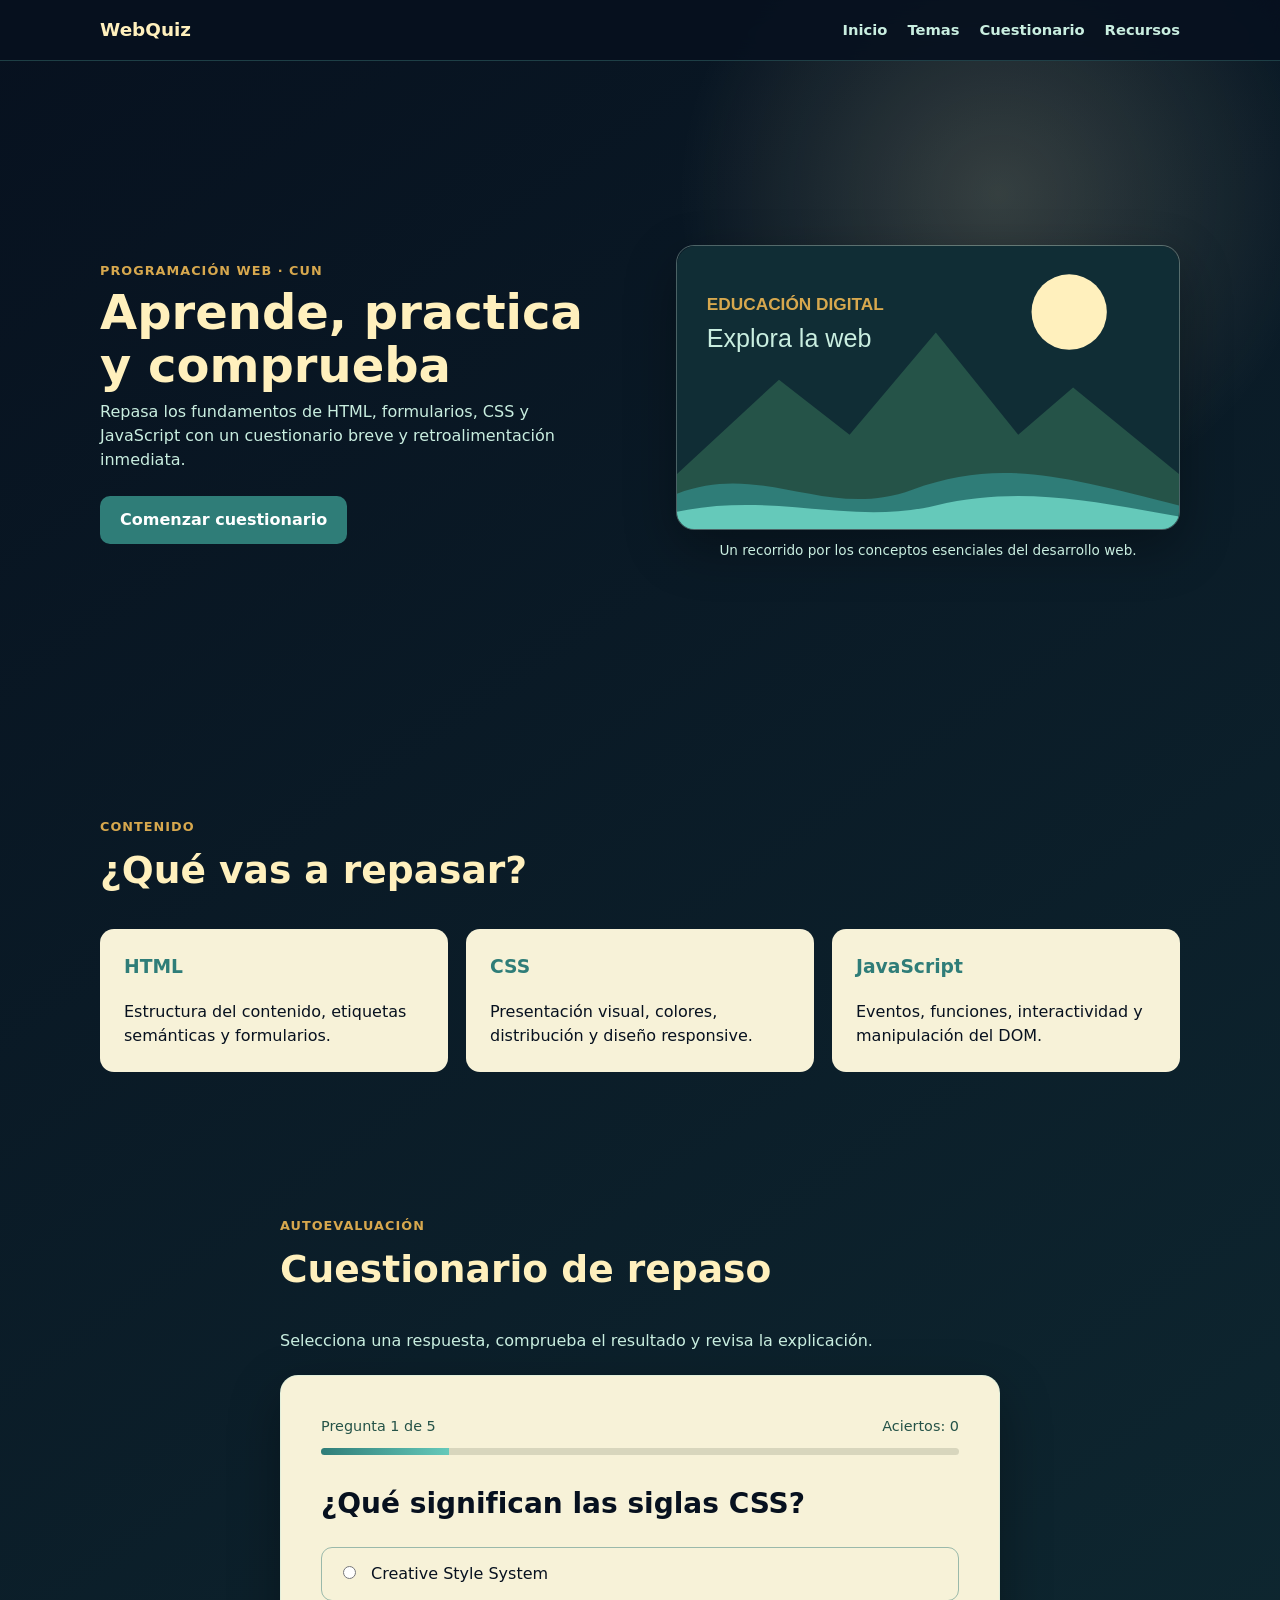
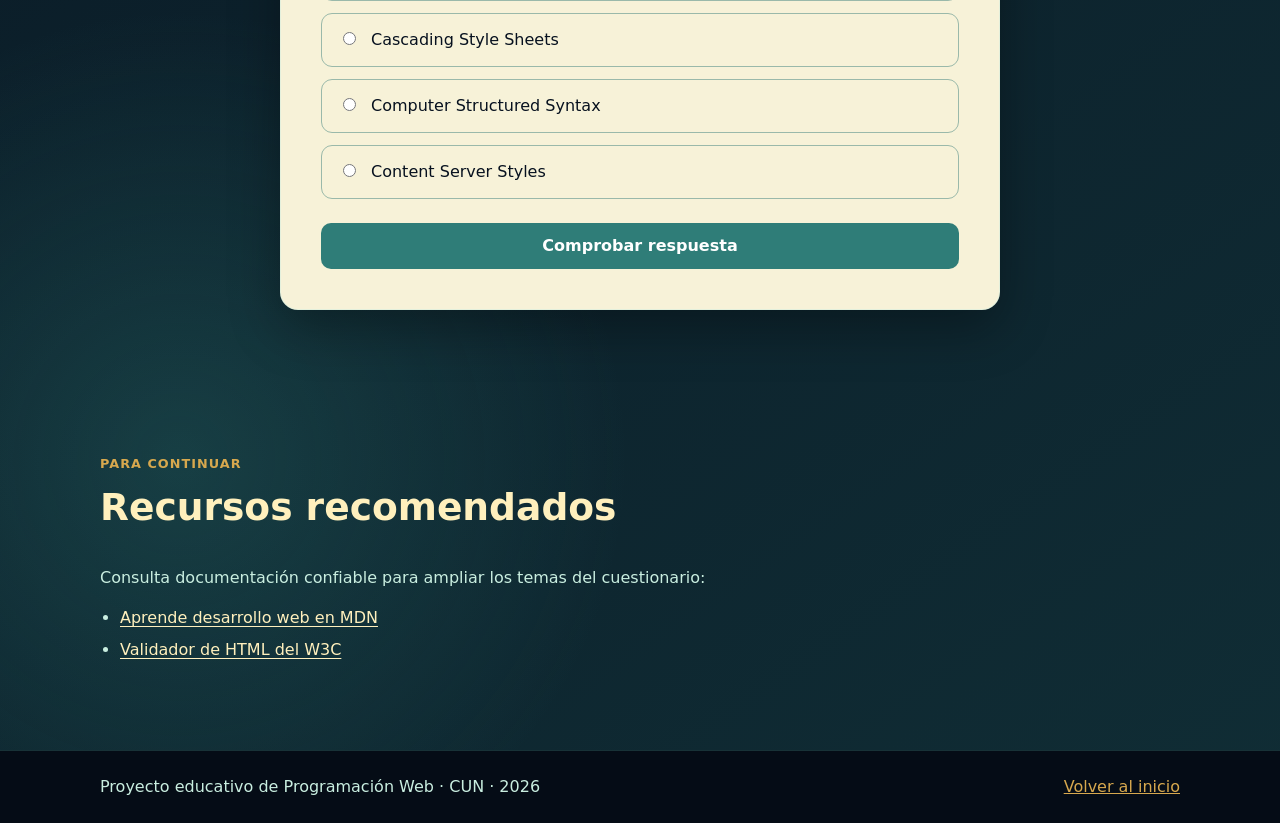
<file: cursos/programacion-web/index.html>
<!doctype html>
<html lang="es">
<head>
  <meta charset="UTF-8">
  <meta name="viewport" content="width=device-width, initial-scale=1.0">
  <meta name="description" content="Cuestionario de repaso de Programación Web">
  <title>Cuestionario de Programación Web</title>
  <link rel="stylesheet" href="styles.css">
</head>
<body>
  <!-- Encabezado y navegación principal -->
  <header class="site-header">
    <a class="brand" href="#inicio" aria-label="Ir al inicio">WebQuiz</a>
    <nav aria-label="Navegación principal">
      <a href="#inicio">Inicio</a>
      <a href="#temas">Temas</a>
      <a href="#cuestionario">Cuestionario</a>
      <a href="#recursos">Recursos</a>
    </nav>
  </header>

  <main class="site-content" aria-labelledby="page-title">
    <!-- Presentación del proyecto educativo -->
    <section id="inicio" class="hero">
      <div class="hero__content">
        <p class="eyebrow">Programación Web · CUN</p>
        <h1 id="page-title">Aprende, practica y comprueba</h1>
        <p class="intro">Repasa los fundamentos de HTML, formularios, CSS y JavaScript con un cuestionario breve y retroalimentación inmediata.</p>
        <a class="cta" href="#cuestionario">Comenzar cuestionario</a>
      </div>
      <figure class="hero__figure">
        <img
          src="images/educacion-digital.svg"
          alt="Ilustración de un paisaje digital que representa el aprendizaje de programación web"
          width="640"
          height="360"
        >
        <figcaption>Un recorrido por los conceptos esenciales del desarrollo web.</figcaption>
      </figure>
    </section>

    <!-- Resumen de contenidos -->
    <section id="temas" class="content-section" aria-labelledby="topics-title">
      <p class="eyebrow">Contenido</p>
      <h2 id="topics-title">¿Qué vas a repasar?</h2>
      <div class="topic-grid">
        <article>
          <h3>HTML</h3>
          <p>Estructura del contenido, etiquetas semánticas y formularios.</p>
        </article>
        <article>
          <h3>CSS</h3>
          <p>Presentación visual, colores, distribución y diseño responsive.</p>
        </article>
        <article>
          <h3>JavaScript</h3>
          <p>Eventos, funciones, interactividad y manipulación del DOM.</p>
        </article>
      </div>
    </section>

    <!-- Aplicación interactiva del cuestionario -->
    <section id="cuestionario" class="quiz" aria-labelledby="quiz-title">
      <header class="quiz__header">
        <p class="eyebrow">Autoevaluación</p>
        <h2 id="quiz-title">Cuestionario de repaso</h2>
        <p>Selecciona una respuesta, comprueba el resultado y revisa la explicación.</p>
      </header>

      <section id="loading" class="panel status" aria-live="polite">Cargando preguntas…</section>

      <section id="quiz-panel" class="panel" hidden>
        <div class="progress-row">
          <span id="progress-text">Pregunta 1 de 1</span>
          <span id="score-text">Aciertos: 0</span>
        </div>
        <div class="progress" aria-hidden="true"><div id="progress-bar"></div></div>

        <h2 id="question-text"></h2>
        <form id="answer-form">
          <fieldset id="options" aria-labelledby="question-text"></fieldset>
          <button id="check-button" type="submit">Comprobar respuesta</button>
        </form>

        <div id="feedback" class="feedback" role="status" aria-live="polite" hidden>
          <h3 id="feedback-title"></h3>
          <p id="explanation"></p>
          <p class="source">Fuente: <strong id="source"></strong></p>
        </div>

        <button id="next-button" class="button-secondary" type="button" hidden>Siguiente pregunta</button>
      </section>

      <section id="result-panel" class="panel result" aria-live="polite" hidden>
        <p class="eyebrow">Resultado final</p>
        <h2 id="result-title"></h2>
        <p id="result-text"></p>
        <button id="restart-button" type="button">Intentar de nuevo</button>
      </section>
    </section>

    <!-- Enlaces externos para continuar aprendiendo -->
    <section id="recursos" class="content-section resources" aria-labelledby="resources-title">
      <p class="eyebrow">Para continuar</p>
      <h2 id="resources-title">Recursos recomendados</h2>
      <p>Consulta documentación confiable para ampliar los temas del cuestionario:</p>
      <ul>
        <li><a href="https://developer.mozilla.org/es/docs/Learn_web_development" target="_blank" rel="noopener noreferrer">Aprende desarrollo web en MDN</a></li>
        <li><a href="https://validator.w3.org/" target="_blank" rel="noopener noreferrer">Validador de HTML del W3C</a></li>
      </ul>
    </section>
  </main>

  <!-- Pie de página -->
  <footer class="site-footer">
    <p>Proyecto educativo de Programación Web · CUN · 2026</p>
    <a href="#inicio">Volver al inicio</a>
  </footer>

  <script src="script.js" defer></script>
</body>
</html>
</file>
<file: cursos/programacion-web/styles.css>
:root {
  color-scheme: light;
  font-family: system-ui, -apple-system, BlinkMacSystemFont, "Segoe UI", sans-serif;
  --night: #07111f;
  --deep-forest: #102d35;
  --forest: #255348;
  --teal: #2f7d78;
  --aqua: #65c9ba;
  --mist: #c9eee0;
  --moon: #fff0bd;
  --gold: #d7a84e;
  --clay: #bd7045;
  --paper: #f7f2d8;
  color: var(--night);
  background: var(--night);
  line-height: 1.5;
}

* { box-sizing: border-box; }

body {
  min-height: 100vh;
  margin: 0;
  background:
    radial-gradient(circle at 78% 8%, rgba(255, 240, 189, .18), transparent 20rem),
    radial-gradient(circle at 14% 85%, rgba(47, 125, 120, .3), transparent 28rem),
    linear-gradient(145deg, var(--night), var(--deep-forest));
}

button, input { font: inherit; }
a { color: inherit; }

.site-header {
  position: sticky;
  top: 0;
  z-index: 10;
  display: flex;
  justify-content: space-between;
  align-items: center;
  gap: 24px;
  padding: 16px max(24px, calc((100% - 1080px) / 2));
  color: var(--mist);
  background: rgba(7, 17, 31, .92);
  border-bottom: 1px solid rgba(101, 201, 186, .25);
  backdrop-filter: blur(12px);
}
.brand { color: var(--moon); font-size: 1.15rem; font-weight: 850; text-decoration: none; }
nav { display: flex; flex-wrap: wrap; gap: 20px; }
nav a { color: var(--mist); font-size: .92rem; font-weight: 700; text-decoration: none; }
nav a:hover { color: var(--gold); }

.site-content { width: min(calc(100% - 48px), 1080px); margin-inline: auto; }
.hero {
  min-height: 76vh;
  display: grid;
  grid-template-columns: 1fr 1fr;
  align-items: center;
  gap: clamp(28px, 6vw, 72px);
  padding: 72px 0;
}
.hero__content { max-width: 600px; }
.hero__figure { margin: 0; }
.hero__figure img {
  display: block;
  width: 100%;
  height: auto;
  border: 1px solid rgba(201, 238, 224, .35);
  border-radius: 18px;
  box-shadow: 0 18px 52px rgba(0, 0, 0, .32);
}
.hero__figure figcaption {
  margin-top: 10px;
  color: var(--mist);
  font-size: .85rem;
  text-align: center;
}
.cta {
  display: inline-block;
  margin-top: 24px;
  padding: 12px 20px;
  color: #fff;
  background: var(--teal);
  border-radius: 10px;
  font-weight: 750;
  text-decoration: none;
}
.cta:hover { background: var(--forest); }

.content-section { padding: 72px 0; color: var(--mist); scroll-margin-top: 80px; }
.content-section > h2,
.quiz__header h2 {
  color: var(--moon);
  font-size: clamp(1.7rem, 4vw, 2.35rem);
}
.topic-grid { display: grid; grid-template-columns: repeat(3, 1fr); gap: 18px; margin-top: 28px; }
.topic-grid article {
  padding: 24px;
  color: var(--night);
  background: var(--paper);
  border-radius: 14px;
}
.topic-grid h3 { color: var(--teal); }
.topic-grid p { margin-bottom: 0; }

.quiz { width: min(100%, 720px); margin: 0 auto; padding: 72px 0; scroll-margin-top: 80px; }
.quiz__header { margin-bottom: 22px; }
.quiz__header > p:last-child { color: var(--mist); }
.eyebrow {
  margin: 0 0 6px;
  color: var(--gold);
  font-size: .8rem;
  font-weight: 800;
  letter-spacing: .08em;
  text-transform: uppercase;
}
h1, h2, h3, p { margin-top: 0; }
h1 { margin-bottom: 8px; color: var(--moon); font-size: clamp(2rem, 6vw, 3rem); line-height: 1.1; }
.intro { margin-bottom: 0; color: var(--mist); }

.panel {
  padding: clamp(22px, 5vw, 40px);
  background: var(--paper);
  border: 1px solid rgba(201, 238, 224, .45);
  border-radius: 18px;
  box-shadow: 0 18px 52px rgba(0, 0, 0, .32);
}

.status { text-align: center; color: var(--deep-forest); }
.status.error { color: #8c2f26; }
.progress-row {
  display: flex;
  justify-content: space-between;
  gap: 16px;
  color: var(--forest);
  font-size: .9rem;
}
.progress {
  height: 7px;
  margin: 10px 0 28px;
  overflow: hidden;
  background: #d8d6bd;
  border-radius: 99px;
}
#progress-bar {
  width: 0;
  height: 100%;
  background: linear-gradient(90deg, var(--teal), var(--aqua));
  transition: width .25s ease;
}
#question-text { margin-bottom: 22px; font-size: clamp(1.3rem, 4vw, 1.75rem); }
fieldset { margin: 0 0 24px; padding: 0; border: 0; display: grid; gap: 12px; }

.option {
  display: flex;
  gap: 12px;
  align-items: flex-start;
  padding: 14px 16px;
  border: 1px solid #9ab9aa;
  border-radius: 11px;
  cursor: pointer;
  transition: border-color .15s, background .15s;
}
.option:hover { border-color: var(--teal); background: #e4eee1; }
.option:has(input:checked) { border-color: var(--teal); background: var(--mist); }
.option input { margin-top: .25em; accent-color: var(--teal); }

button {
  width: 100%;
  min-height: 46px;
  padding: 10px 18px;
  border: 0;
  border-radius: 10px;
  color: #fff;
  background: var(--teal);
  font-weight: 750;
  cursor: pointer;
}
button:hover { background: var(--forest); }
button:focus-visible,
input:focus-visible + span {
  outline: 3px solid var(--gold);
  outline-offset: 3px;
}
button:disabled { cursor: not-allowed; opacity: .55; }
.button-secondary { margin-top: 16px; background: var(--deep-forest); }
.button-secondary:hover { background: var(--night); }

.feedback { margin-top: 22px; padding: 18px; border-radius: 11px; }
.feedback.correct { color: #123f35; background: #cce9d5; border: 1px solid var(--teal); }
.feedback.incorrect { color: #70271f; background: #f3d4ba; border: 1px solid var(--clay); }
.feedback h3 { margin-bottom: 6px; }
.feedback p { margin-bottom: 8px; }
.feedback p:last-child { margin-bottom: 0; }
.source { font-size: .9rem; }
.result { text-align: center; }
.result h2 { color: var(--deep-forest); font-size: 2rem; }
.resources ul { padding-left: 1.25rem; }
.resources li + li { margin-top: 8px; }
.resources a { color: var(--moon); text-underline-offset: 3px; }
.resources a:hover { color: var(--gold); }

.site-footer {
  display: flex;
  justify-content: space-between;
  gap: 20px;
  padding: 24px max(24px, calc((100% - 1080px) / 2));
  color: var(--mist);
  background: #050c16;
  border-top: 1px solid rgba(101, 201, 186, .2);
}
.site-footer p { margin: 0; }
.site-footer a { color: var(--gold); }

[hidden] { display: none !important; }

@media (max-width: 520px) {
  .site-header {
    position: static;
    align-items: flex-start;
    flex-direction: column;
    gap: 10px;
    padding: 16px;
  }
  nav { gap: 12px 16px; }
  .site-content { width: min(calc(100% - 28px), 1080px); }
  .hero { min-height: auto; grid-template-columns: 1fr; padding: 48px 0; }
  .topic-grid { grid-template-columns: 1fr; }
  .progress-row { font-size: .82rem; }
  .panel { border-radius: 14px; }
  .site-footer { flex-direction: column; padding: 22px 16px; }
}
</file>
